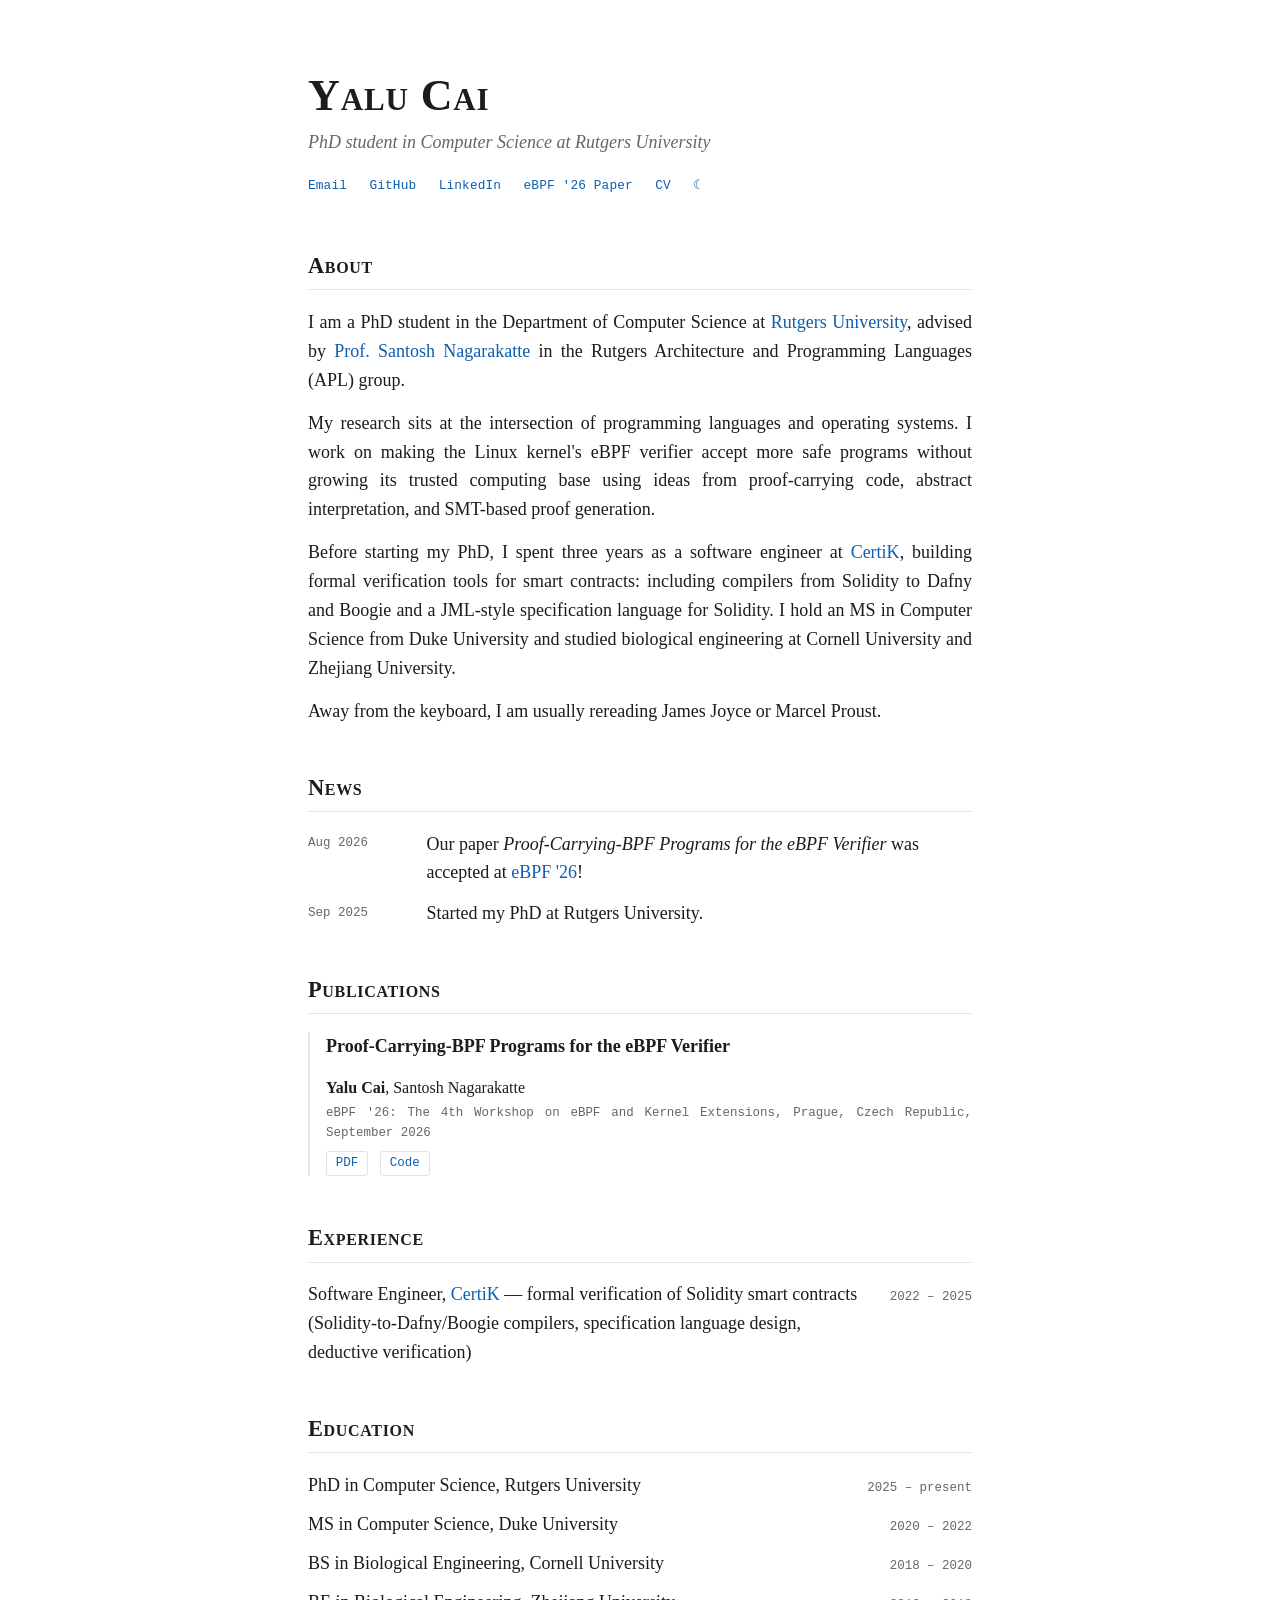
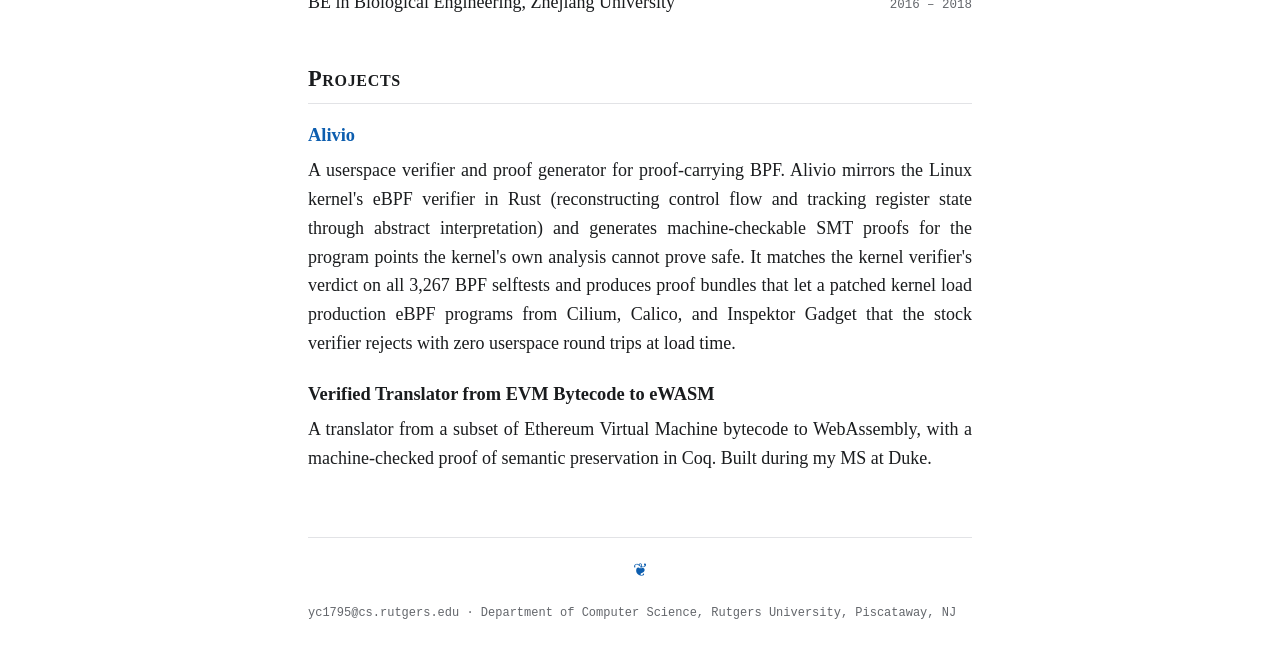
<file: index.html>
<!DOCTYPE html>
<html lang="en">
<head>
  <meta charset="utf-8">
  <meta name="viewport" content="width=device-width, initial-scale=1">
  <title>Yalu Cai — PhD Student, Rutgers University</title>
  <meta name="description" content="Yalu Cai is a PhD student in Computer Science at Rutgers University working on eBPF verification, proof-carrying code, and programming languages.">
  <link rel="stylesheet" href="style.css">
  <link rel="icon" href="favicon.svg" type="image/svg+xml">
  <script>
    // Apply a saved theme choice before first paint to avoid a flash.
    (function () {
      var t = localStorage.getItem("theme");
      if (t) document.documentElement.dataset.theme = t;
    })();
  </script>
</head>
<body>
  <main>
    <header>
      <h1>Yalu Cai</h1>
      <p class="tagline">PhD student in Computer Science at Rutgers University</p>
      <nav class="links">
        <a href="mailto:yc1795@cs.rutgers.edu">Email</a>
        <a href="https://github.com/yc2454">GitHub</a>
        <a href="https://www.linkedin.com/in/yalu-cai-5ba17b1a4/">LinkedIn</a>
        <a href="papers/cai-ebpf26-pcb.pdf">eBPF '26 Paper</a>
        <a href="cv.pdf">CV</a>
        <button id="theme-toggle" type="button" aria-label="Toggle dark mode">&#x263E;</button>
      </nav>
    </header>

    <section id="about">
      <h2>About</h2>
      <p>
        I am a PhD student in the Department of Computer Science at
        <a href="https://www.cs.rutgers.edu/">Rutgers University</a>, advised by
        <a href="https://people.cs.rutgers.edu/~sn349/">Prof.&nbsp;Santosh Nagarakatte</a>
        in the Rutgers Architecture and Programming Languages (APL) group.
      </p>
      <p>
        My research sits at the intersection of programming languages and operating
        systems. I work on making the Linux kernel's eBPF verifier accept more safe
        programs without growing its trusted computing base using ideas from
        proof-carrying code, abstract interpretation, and SMT-based proof generation.
      </p>
      <p>
        Before starting my PhD, I spent three years as a software engineer at
        <a href="https://www.certik.com/">CertiK</a>, building formal verification
        tools for smart contracts: including compilers from Solidity to Dafny and
        Boogie and a JML-style specification language for Solidity. I hold an MS in
        Computer Science from Duke University and studied biological engineering at
        Cornell University and Zhejiang University.
      </p>
      <p>
        Away from the keyboard, I am usually rereading James Joyce or Marcel Proust.
      </p>
    </section>

    <section id="news">
      <h2>News</h2>
      <ul class="news">
        <li>
          <span class="date">Aug 2026</span>
          <span class="news-text">
            Our paper <em>Proof-Carrying-BPF Programs for the eBPF Verifier</em> was
            accepted at <a href="https://conferences.sigcomm.org/sigcomm/2026/">eBPF '26</a>!
          </span>
        </li>
        <li>
          <span class="date">Sep 2025</span>
          <span class="news-text">Started my PhD at Rutgers University.</span>
        </li>
      </ul>
    </section>

    <section id="publications">
      <h2>Publications</h2>
      <ol class="pubs">
        <li>
          <p class="pub-title">Proof-Carrying-BPF Programs for the eBPF Verifier</p>
          <p class="pub-authors"><strong>Yalu Cai</strong>, Santosh Nagarakatte</p>
          <p class="pub-venue">
            eBPF '26: The 4th Workshop on eBPF and Kernel Extensions,
            Prague, Czech Republic, September 2026
          </p>
          <p class="pub-links">
            <a href="papers/cai-ebpf26-pcb.pdf">PDF</a>
            <a href="https://github.com/rutgers-apl/Alivio">Code</a>
          </p>
        </li>
      </ol>
    </section>

    <section id="experience">
      <h2>Experience</h2>
      <ul class="edu">
        <li>
          <span class="edu-what">Software Engineer, <a href="https://www.certik.com/">CertiK</a> — formal
            verification of Solidity smart contracts (Solidity-to-Dafny/Boogie
            compilers, specification language design, deductive verification)</span>
          <span class="edu-when">2022 – 2025</span>
        </li>
      </ul>
    </section>

    <section id="education">
      <h2>Education</h2>
      <ul class="edu">
        <li>
          <span class="edu-what">PhD in Computer Science, Rutgers University</span>
          <span class="edu-when">2025 – present</span>
        </li>
        <li>
          <span class="edu-what">MS in Computer Science, Duke University</span>
          <span class="edu-when">2020 – 2022</span>
        </li>
        <li>
          <span class="edu-what">BS in Biological Engineering, Cornell University</span>
          <span class="edu-when">2018 – 2020</span>
        </li>
        <li>
          <span class="edu-what">BE in Biological Engineering, Zhejiang University</span>
          <span class="edu-when">2016 – 2018</span>
        </li>
      </ul>
    </section>

    <section id="projects">
      <h2>Projects</h2>
      <div class="project">
        <h3><a href="https://github.com/rutgers-apl/Alivio">Alivio</a></h3>
        <p>
          A userspace verifier and proof generator for proof-carrying BPF. Alivio
          mirrors the Linux kernel's eBPF verifier in Rust (reconstructing control
          flow and tracking register state through abstract interpretation) and
          generates machine-checkable SMT proofs for the program points the kernel's
          own analysis cannot prove safe. It matches the kernel verifier's verdict on
          all 3,267 BPF selftests and produces proof bundles that let a patched kernel
          load production eBPF programs from Cilium, Calico, and Inspektor Gadget that
          the stock verifier rejects with zero userspace round trips at load time.
        </p>
      </div>
      <div class="project">
        <h3>Verified Translator from EVM Bytecode to eWASM</h3>
        <p>
          A translator from a subset of Ethereum Virtual Machine bytecode to
          WebAssembly, with a machine-checked proof of semantic preservation in Coq.
          Built during my MS at Duke.
        </p>
      </div>
    </section>

    <footer>
      <p class="fleuron" aria-hidden="true">&#x2766;</p>
      <p>
        yc1795@cs.rutgers.edu · Department of Computer Science, Rutgers University,
        Piscataway, NJ
      </p>
    </footer>
  </main>
  <script>
    (function () {
      var btn = document.getElementById("theme-toggle");
      var systemDark = window.matchMedia("(prefers-color-scheme: dark)");
      function current() {
        return document.documentElement.dataset.theme ||
          (systemDark.matches ? "dark" : "light");
      }
      function render() {
        btn.textContent = current() === "dark" ? "☀" : "☾";
      }
      btn.addEventListener("click", function () {
        var next = current() === "dark" ? "light" : "dark";
        document.documentElement.dataset.theme = next;
        localStorage.setItem("theme", next);
        render();
      });
      systemDark.addEventListener("change", render);
      render();
    })();
  </script>
</body>
</html>
</file>
<file: style.css>
:root {
  --bg: #ffffff;
  --text: #1a1c1e;
  --muted: #63666b;
  --accent: #0d5eaf; /* Aegean blue — the Ulysses first-edition binding */
  --rule: #e2e3e6;
  --mono: ui-monospace, "SF Mono", Menlo, Consolas, "Liberation Mono", monospace;
  --serif: "XCharter", Charter, "Bitstream Charter", "Charis SIL", Georgia, serif;
}

/* Dark palette applies when the visitor's system prefers dark (unless they
   chose light with the toggle) or when they chose dark explicitly. */
:root[data-theme="dark"] {
  --bg: #16181c;
  --text: #e4e5e7;
  --muted: #92959b;
  --accent: #6aa5e8;
  --rule: #2c2f34;
}

@media (prefers-color-scheme: dark) {
  :root:not([data-theme="light"]) {
    --bg: #16181c;
    --text: #e4e5e7;
    --muted: #92959b;
    --accent: #6aa5e8;
    --rule: #2c2f34;
  }
}

* {
  margin: 0;
  padding: 0;
  box-sizing: border-box;
}

::selection {
  background: var(--accent);
  color: var(--bg);
}

body {
  background: var(--bg);
  color: var(--text);
  font-family: var(--serif);
  font-size: 1.125rem;
  line-height: 1.6;
  -webkit-font-smoothing: antialiased;
}

main {
  max-width: 44rem;
  margin: 0 auto;
  padding: 4.5rem 1.25rem 3rem;
}

header {
  margin-bottom: 3.25rem;
}

h1 {
  font-variant: small-caps;
  letter-spacing: 0.02em;
  font-size: 2.75rem;
  font-weight: 700;
  line-height: 1.1;
}

.tagline {
  color: var(--muted);
  margin-top: 0.5rem;
  font-style: italic;
}

.links {
  margin-top: 1.15rem;
  display: flex;
  flex-wrap: wrap;
  gap: 0.6rem 1.4rem;
}

.links a {
  font-family: var(--mono);
  font-size: 0.8rem;
  letter-spacing: 0.01em;
}

#theme-toggle {
  font-family: var(--mono);
  font-size: 0.8rem;
  background: none;
  border: none;
  padding: 0;
  color: var(--accent);
  cursor: pointer;
  line-height: inherit;
}

#theme-toggle:hover {
  text-decoration: underline;
  text-underline-offset: 3px;
}

a {
  color: var(--accent);
  text-decoration: none;
}

a:hover {
  text-decoration: underline;
  text-underline-offset: 3px;
}

section {
  margin-bottom: 2.75rem;
}

h2 {
  font-variant: small-caps;
  letter-spacing: 0.03em;
  font-size: 1.4rem;
  font-weight: 700;
  margin-bottom: 1.1rem;
  padding-bottom: 0.35rem;
  border-bottom: 1px solid var(--rule);
}

section p {
  text-align: justify;
  hyphens: auto;
}

section p + p {
  margin-top: 0.9rem;
}

/* News */
.news {
  list-style: none;
}

.news li {
  display: grid;
  grid-template-columns: 6.5rem 1fr;
  gap: 0.9rem;
  margin-bottom: 0.75rem;
}

.news .date {
  font-family: var(--mono);
  color: var(--muted);
  font-size: 0.78rem;
  white-space: nowrap;
  padding-top: 0.3rem;
}

/* Publications */
.pubs {
  list-style: none;
}

.pubs li {
  margin-bottom: 1.5rem;
  padding-left: 1rem;
  border-left: 2px solid var(--rule);
}

.pub-title {
  font-weight: 700;
}

.pub-authors {
  font-size: 1rem;
}

.pub-venue {
  font-family: var(--mono);
  font-size: 0.78rem;
  color: var(--muted);
  margin-top: 0.2rem;
}

.pub-links {
  margin-top: 0.45rem;
  display: flex;
  gap: 0.75rem;
}

.pub-links a {
  font-family: var(--mono);
  font-size: 0.78rem;
  border: 1px solid var(--rule);
  border-radius: 3px;
  padding: 0.1rem 0.55rem;
}

.pub-links a:hover {
  text-decoration: none;
  border-color: var(--accent);
}

/* Experience & Education */
.edu {
  list-style: none;
}

.edu li {
  display: flex;
  justify-content: space-between;
  align-items: baseline;
  gap: 1.5rem;
  margin-bottom: 0.65rem;
}

.edu-when {
  font-family: var(--mono);
  color: var(--muted);
  font-size: 0.78rem;
  white-space: nowrap;
}

/* Projects */
.project {
  margin-bottom: 1.4rem;
}

.project h3 {
  font-size: 1.15rem;
  font-weight: 700;
  margin-bottom: 0.35rem;
}

.project p {
  text-align: justify;
  hyphens: auto;
}

footer .fleuron {
  text-align: center;
  color: var(--accent);
  font-size: 1.1rem;
  margin-bottom: 1.2rem;
}

footer {
  margin-top: 4rem;
  padding-top: 1.2rem;
  border-top: 1px solid var(--rule);
  color: var(--muted);
  font-family: var(--mono);
  font-size: 0.75rem;
}

@media (max-width: 480px) {
  main {
    padding-top: 2.75rem;
  }

  h1 {
    font-size: 2.15rem;
  }

  section p,
  .project p {
    text-align: left;
    hyphens: none;
  }

  .news li {
    grid-template-columns: 1fr;
    gap: 0.15rem;
  }

  .edu li {
    flex-direction: column;
    gap: 0.1rem;
    margin-bottom: 0.9rem;
  }
}
</file>
